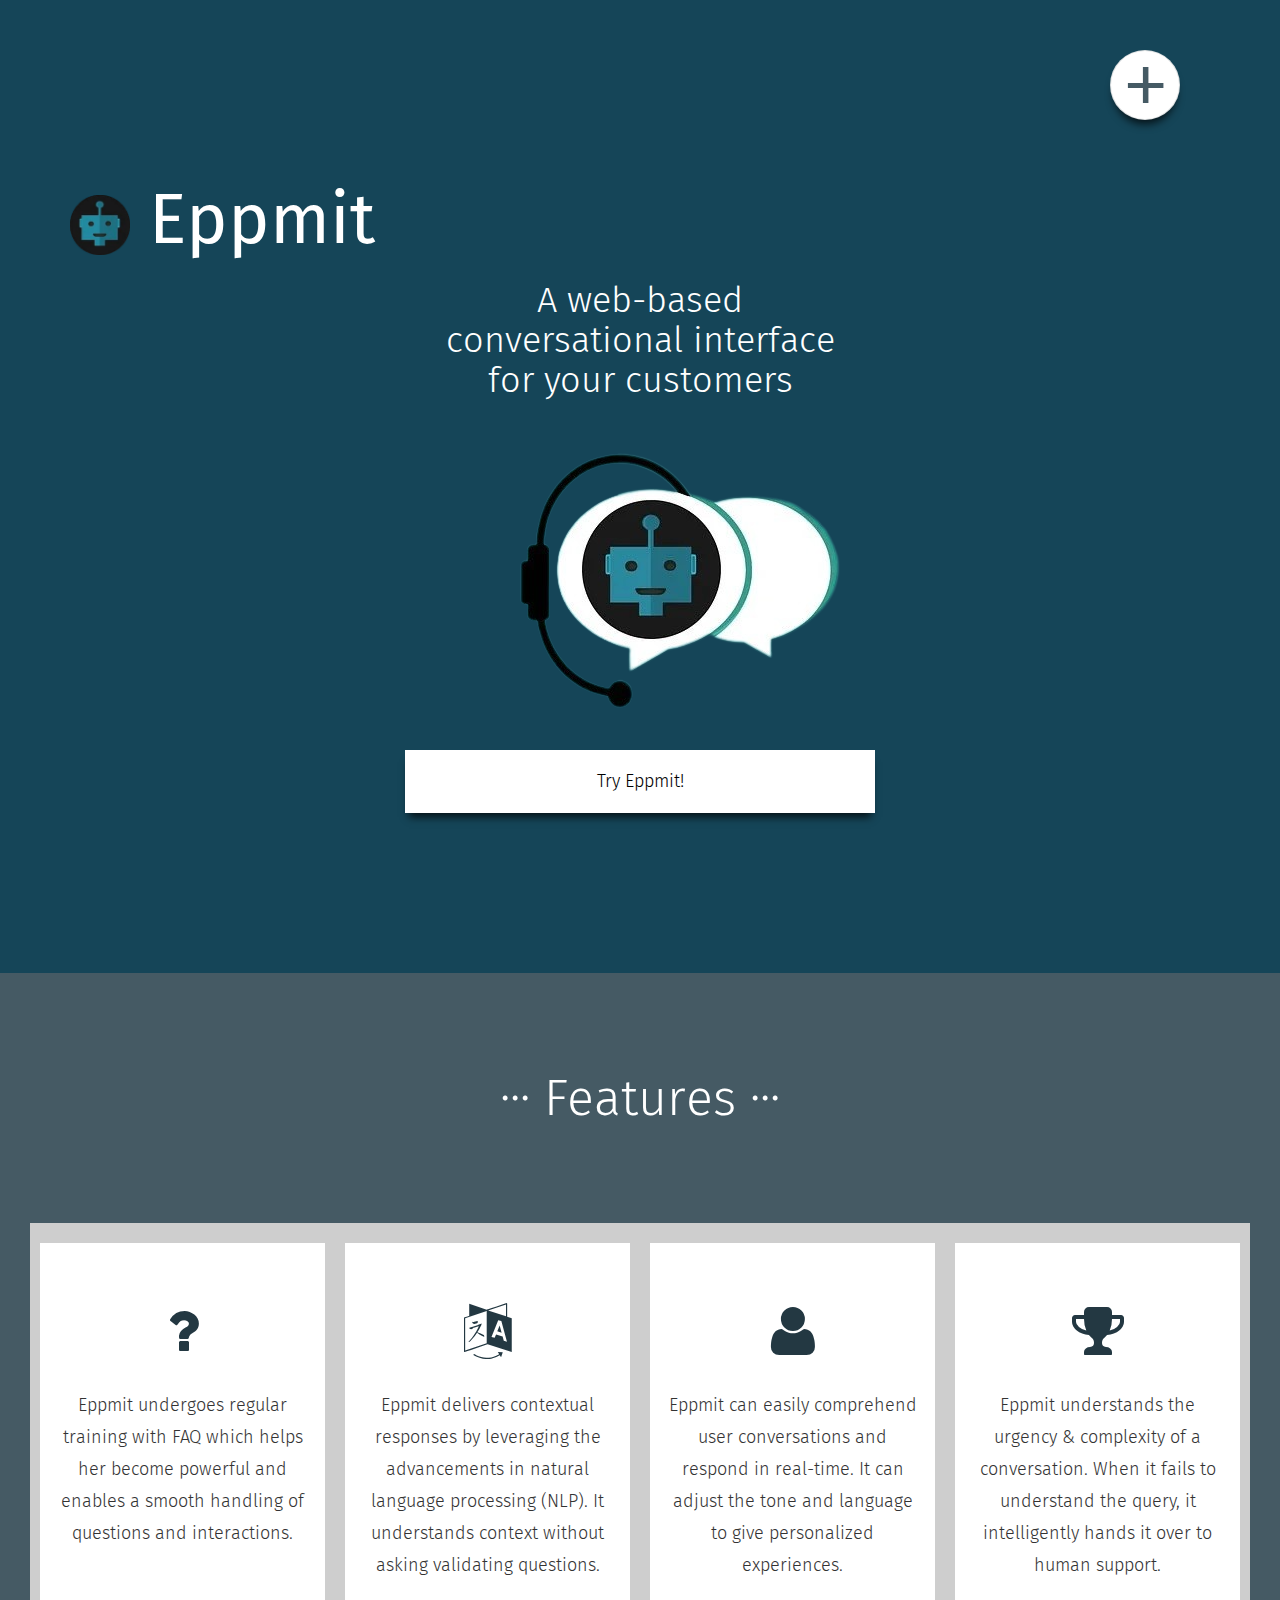
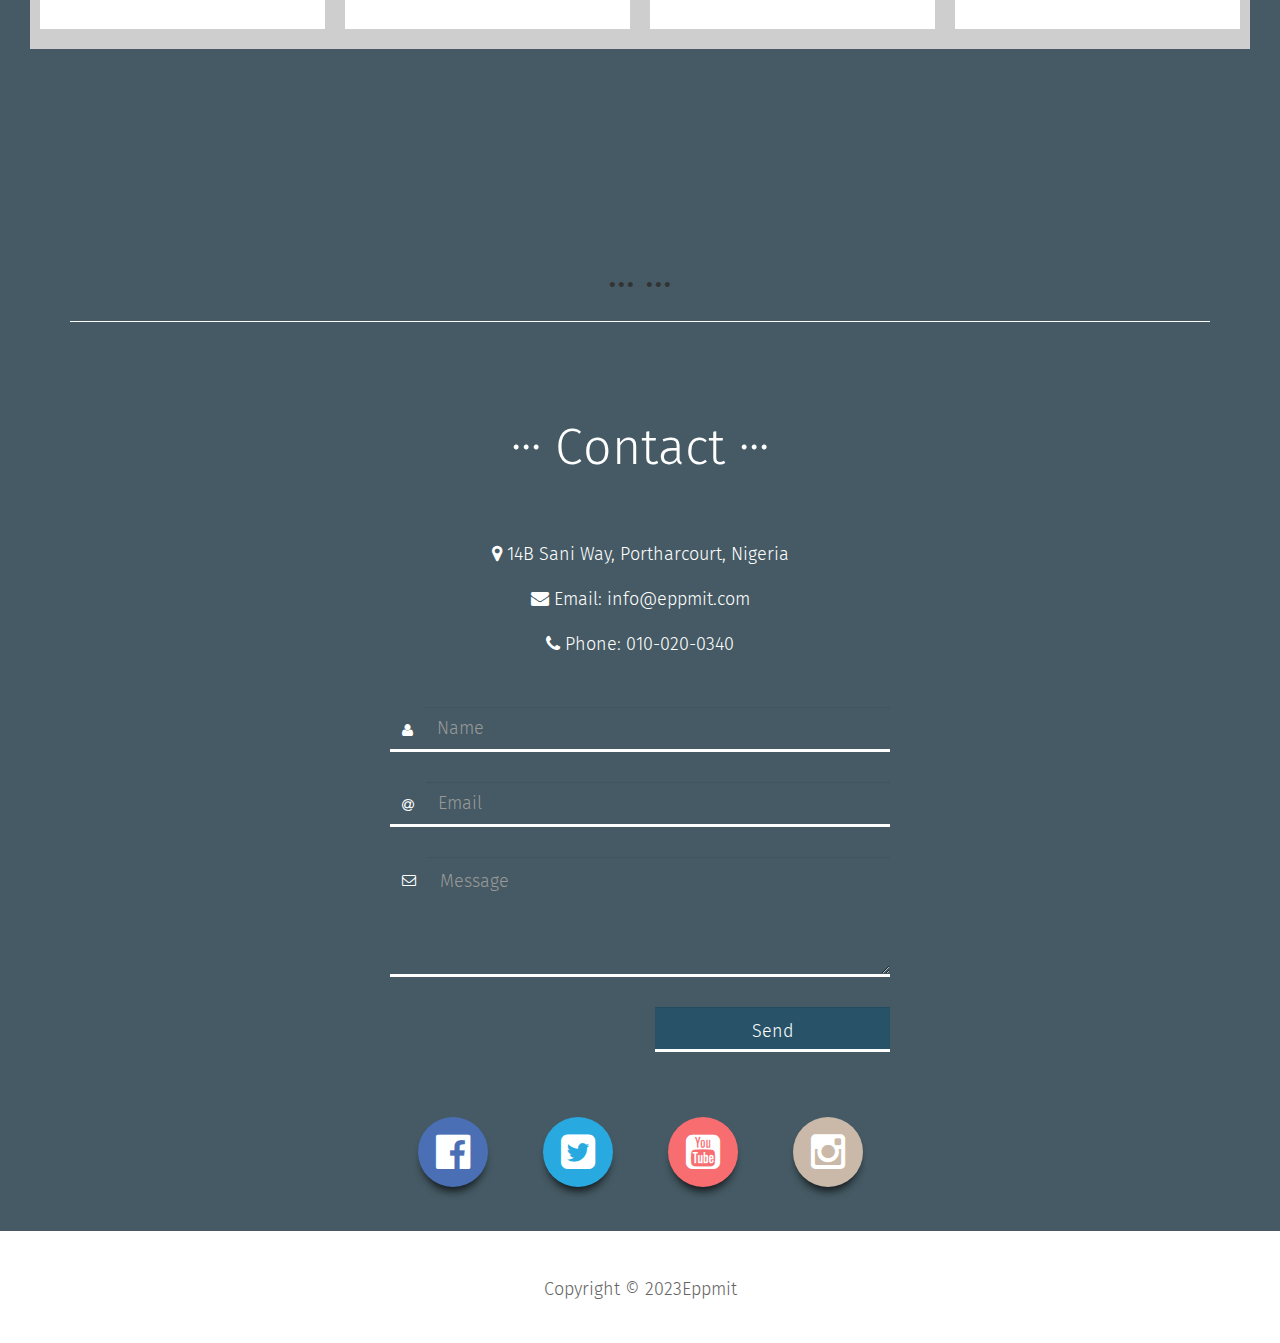
<file: client/EppmitLadingPage/index.html>
<!DOCTYPE html>
<html lang="en" class="ie_11_scroll">
    <head>
        <meta charset="utf-8">
        <meta http-equiv="X-UA-Compatible" content="IE=edge">
        <meta name="viewport" content="hhhwidth=device-width, initial-scale=1">
        <title>App Landing Page</title>
<!--



-->
        <!-- CSS -->
        <link rel="stylesheet" href="css/bootstrap.min.css">
        <link rel="stylesheet" href="css/font-awesome.min.css">
        <link rel="stylesheet" href="css/templatemo_style.css">
        <!-- Favicon and touch icons -->
        <link rel="shortcut icon" href="favicon.png" />
       
    </head>
    <body>
        <!-- Top menu -->
        <div class="show-menu">
            <a href="#" class="shadow-top-down">+</a>
        </div>
        <nav class="main-menu shadow-top-down">
            <ul class="nav nav-pills nav-stacked">
                <li><a href="#templatemo_home" class="scroll_effect">Home</a></li>
                <li><a href="#templatemo_features" class="scroll_effect">Features</a></li>
                <li><a href="#templatemo_download" class="scroll_effect">Download</a></li>
                <li><a href="#" rel="nofollow" target="_parent">Fan Page</a></li>
                <li><a href="elements.html">Elements</a></li>
                <li><a href="#templatemo_contact" class="scroll_effect">Contact</a></li>
            </ul>
        </nav>
        <!-- Home -->
        <section id="templatemo_home">
            <div class="container">
                <div class="">
                    <h1 ><img src="images/eppmit logo.png" height="60px" width=".60px" alt=""> Eppmit</h1>
                </div>
                <div class="templatemo_home_inner_wapper">
                    <h2 class="text-center">A web-based <br> conversational interface <br>for your customers</h2>
                </div>
                <div class="templatemo_home_inner_wapper">
                   <img src="images/chatbot-2.png" alt="">
                </div>
                <div class="templatemo_home_inner_wapper btn_wapper">
                    <div class="col-sm-12">
                        <a href="../index.html" class="btn col-xs-12 scroll_effect shadow-top-down">
                           Try Eppmit!
                        </a>
                    </div>
                </div>
            </div>
        </section>
        <!-- Features -->
        <section id="templatemo_features">
            <div class="container-fluid">
                <header class="template_header">
                    <h1 class="text-center"><span>...</span> Features <span>...</span></h1>
                </header>
                <div class="col-sm-12">
                    <div class="col-sm-6 col-lg-3 feature-box">
                        <div class="feature-box-inner">
                            <div class="feature-box-icon">
                                <i class="fa fa-question"></i>
                            </div>
                            <p>
                                Eppmit undergoes regular training with FAQ which helps her become powerful and enables a smooth handling of questions and interactions.                              </p>
                        </div>
                    </div>
                    <div class="col-sm-6 col-lg-3 feature-box">
                        <div class="feature-box-inner">
                            <div class="feature-box-icon">
                                <i class="fa fa-language"></i>
                            </div>
                            <p>
                                Eppmit delivers contextual responses by leveraging the advancements in natural language processing (NLP). It understands context without asking validating questions.
                            </p>
                        </div>
                    </div>
                    <div class="col-sm-6 col-lg-3 feature-box">
                        <div class="feature-box-inner">
                            <div class="feature-box-icon">
                                <i class="fa fa-user"></i>
                            </div>
                            <p>
                                Eppmit can easily comprehend user conversations and respond in real-time. It can adjust the tone and language to give personalized experiences.   
                            </p>
                        </div>
                    </div>
                    <div class="col-sm-6 col-lg-3 feature-box">
                        <div class="feature-box-inner">
                            <div class="feature-box-icon">
                                <i class="fa fa-trophy"></i>
                            </div>
                            <p>
                               Eppmit understands the urgency & complexity of a conversation. When it fails to understand the query, it intelligently hands it over to human support.
                            </p>
                        </div>
                    </div>
                </div>
            </div>
        </section>
        <!-- Download -->
        <section id="templatemo_download">
            <div class="container">
                    <h1 class="text-center"><span>...</span>  <span>...</span></h1>
                </header>
               
                <div class="col-xs-12 danger" style="background-color: white;">
                 
                </div><header class="template_header">
                
            </div>
        </section>
        <!-- Contact -->
        <section id="templatemo_contact">
            <div class="container">
                <div class="row">
                    <div class="col-sm-12">
                        <header class="template_header">
                            <h1 class="text-center"><span>...</span> Contact <span>...</span></h1>
                        </header>
                        <p class="text-center">
                            <i class="fa fa-map-marker"></i> 14B Sani Way, Portharcourt,  Nigeria<br />
                            <i class="fa fa-envelope"></i> Email: <a href="mailto:info@.com">info@eppmit.com</a><br />
                            <i class="fa fa-phone"></i> Phone: <a href="tel:+234-020-0340">010-020-0340</a>
                        </p>
                    </div>
                </div>
                <form role="form" action="#" method="post">
                    <div class="form-group">
                        <div class="input-group">
                            <div class="input-group-addon"><i class="fa fa-user"></i></div>
                            <input type="text" name="name" class="form-control" id="contact-name" placeholder="Name">
                        </div>
                    </div>
                    <div class="form-group">
                        <div class="input-group">
                            <div class="input-group-addon"><i class="fa fa-at"></i></div>
                            <input type="text" name="email" class="form-control" placeholder="Email">
                        </div>
                    </div>
                    <div class="form-group">
                        <div class="input-group">
                            <div class="input-group-addon"><i class="fa fa-envelope-o"></i></div>
                            <textarea name="message" class="form-control" id="contact-message" placeholder="Message"></textarea>
                        </div>
                    </div>
                    <div class="form-group row">
                        <div class="col-xs-6 col-xs-offset-6">
                            <button type="submit" class="form-control">Send</button>
                        </div>
                    </div>
                </form>
                <div class="row">
                    <div class="col-md-6 col-md-offset-3">
                        <ul class="nav nav-pills social">
                            <li><a href="#" class="shadow-top-down social-facebook"><i class="fa fa-facebook-official"></i></a></li>
                            <li><a href="#" class="shadow-top-down social-twitter"><i class="fa fa-twitter-square"></i></a></li>
                            <li><a href="#" class="shadow-top-down social-youtube"><i class="fa fa-youtube-square"></i></a></li>
                            <li><a href="#" class="shadow-top-down social-instagram"><i class="fa fa-instagram"></i></a></li>
                        </ul>
                    </div>
                </div>
            </div>
        </section>
        <!-- Footer -->
        <footer>
            <div class="container">
                <div class="row">
                    <div class="col-xs-12 footer-copyright">
                        <p>Copyright &copy; 2023<a href="#" target="_parent">Eppmit</a></p>
                    </div>
                </div>
            </div>
        </footer>
        <!-- require plugins -->
        <script src="js/jquery.min.js"></script>
        <script src="js/jquery-ui.min.js"></script>
        <script src="js/bootstrap.min.js"></script>
        <script src="js/jquery.parallax.js"></script>
        <!-- template mo config script -->
        <script src="js/templatemo_scripts.js"></script>
    </body>
</html>
</file>
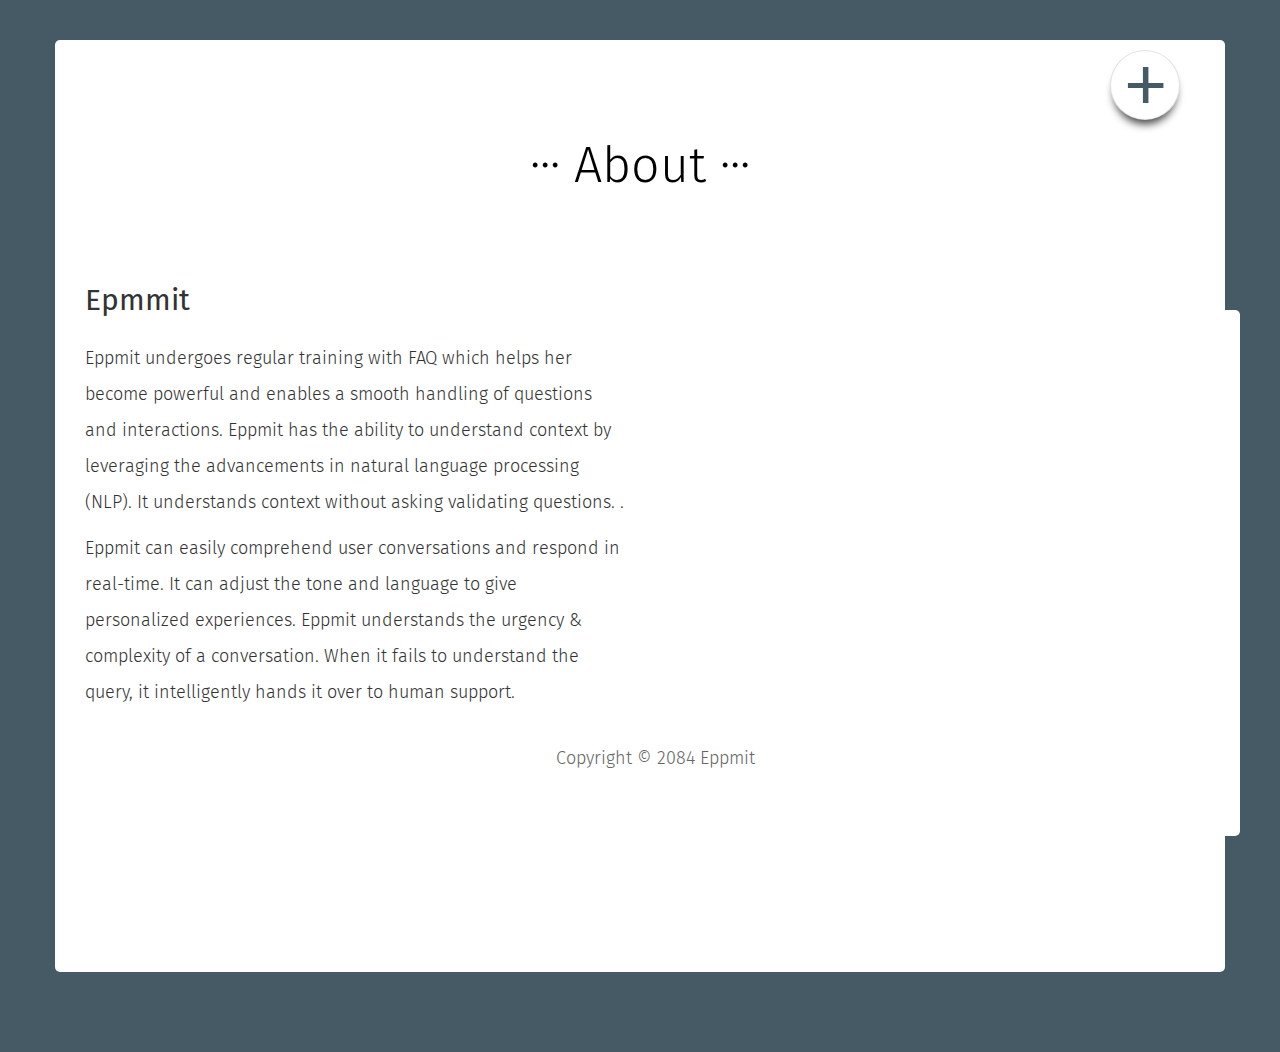
<file: client/EppmitLadingPage/elements.html>
<!DOCTYPE html>
<html lang="en" class="ie_11_scroll">
    <head>
        <meta charset="utf-8">
        <meta http-equiv="X-UA-Compatible" content="IE=edge">
        <meta name="viewport" content="hhhwidth=device-width, initial-scale=1">
        <title>App Landing Page</title>
<!--

App Landing Template

http://www.templatemo.com/tm-474-app-landing

-->
        <!-- CSS -->
        <link rel="stylesheet" href="css/bootstrap.min.css">
        <link rel="stylesheet" href="css/font-awesome.min.css">
        <link rel="stylesheet" href="css/templatemo_style.css">
        <!-- Favicon and touch icons -->
        <link rel="shortcut icon" href="favicon.png" />
        <!--[if lt IE 9]>
          <script src="https://oss.maxcdn.com/html5shiv/3.7.2/html5shiv.min.js"></script>
          <script src="https://oss.maxcdn.com/respond/1.4.2/respond.min.js"></script>
        <![endif]-->
    </head>
    <body>
        <!-- Top menu -->
        <div class="show-menu">
            <a href="#" class="shadow-top-down">+</a>
        </div>
        <nav class="main-menu shadow-top-down">
            <ul class="nav nav-pills nav-stacked">
                <li><a class="scroll_effect" href="index.html">Home</a></li>
                <li><a class="scroll_effect" href="#templatemo_element">Elements</a></li>
            </ul>
        </nav>
        <!-- Elements -->
        <section id="templatemo_element">
            <div class="container">
                <header class="template_header">
                    <h1 class="text-center"><span>...</span> About <span>...</span></h1>
                </header>
                <div class="col-md-6">
                    <h2>Epmmit</h2>
                    <p>  Eppmit undergoes regular training with FAQ which helps her become powerful and enables a smooth handling of questions and interactions. Eppmit has the ability to understand context by leveraging the advancements in natural language processing (NLP). It understands context without asking validating questions.   .</p>
                    <p>
                        Eppmit can easily comprehend user conversations and respond in real-time. It can adjust the tone and language to give personalized experiences.  Eppmit understands the urgency & complexity of a conversation. When it fails to understand the query, it intelligently hands it over to human support. 
                </div>
                
        <footer>
            <div class="container">
                <div class="row">
                    <div class="col-xs-12 footer-copyright">
                        <p>Copyright &copy; 2084 <a href="#" target="_parent">Eppmit</a></p>
                    </div>
                </div>
            </div>
        </footer>
        <!-- require plugins -->
        <script src="js/jquery.min.js"></script>
        <script src="js/jquery-ui.min.js"></script>
        <script src="js/bootstrap.min.js"></script>
        <script src="js/jquery.parallax.js"></script>
        <!-- template mo config script -->
        <script src="js/templatemo_scripts.js"></script>
    </body>
</html>
</file>
<file: client/EppmitLadingPage/css/templatemo_style.css>
/* 

App Landing Template

http://www.templatemo.com/tm-474-app-landing

*/

@font-face {
    font-family: 'Fira Sans';
    src: url('../fonts/FiraSans-Light.eot');
    src: local('Fira Sans Light'),
         url('../fonts/FiraSans-Light.eot') format('embedded-opentype'),
         url('../fonts/FiraSans-Light.woff') format('woff'),
         url('../fonts/FiraSans-Light.ttf') format('truetype');
    font-weight: 300;
    font-style: normal;
}
@font-face {
    font-family: 'Fira Sans';
    src: url('../fonts/FiraSans-Regular.eot');
    src: local('Fira Sans Regular'),
         url('../fonts/FiraSans-Regular.eot') format('embedded-opentype'),
         url('../fonts/FiraSans-Regular.woff') format('woff'),
         url('../fonts/FiraSans-Regular.ttf') format('truetype');
    font-weight: 400;
    font-style: normal;

}
@font-face {
    font-family: 'Fira Sans';
    src: url('../fonts/FiraSans-Bold.eot');
    src: local('Fira Sans Bold'),
         url('../fonts/FiraSans-Bold.eot') format('embedded-opentype'),
         url('../fonts/FiraSans-Bold.woff') format('woff'),
         url('../fonts/FiraSans-Bold.ttf') format('truetype');
    font-weight: 700;
    font-style: normal;
}
html {
    overflow: hidden;
}
body {
    background: #455a64;
    overflow: auto;
    height: 100vh;
}
/***** Typography *****/
body, p, a, th, td, li, dl, .form-control { font: normal normal 300 18px/2em 'Fira Sans';}
b, strong, dt { font-weight: 400;}
h1, h2, h3, h4, h5, h6 { line-height: 2em;}
/***** Material Shadow *****/
.shadow-top-down {
    box-shadow: 0px 8px 8px -4px rgba(0,0,0,0.75);
    transition: all .5s;
}
.shadow-top-down:hover { box-shadow: 0px 0px 8px 0px rgba(0,0,0,0.25);}
/***** Material Form Elements *****/
form {
    max-width: 500px;
    margin: 0 auto;
    margin-top: 30px;
}
form .form-group { margin-top: 30px;}
form input.form-control,
form button.form-control,
form textarea.form-control ,
form select.form-control {
    border: 0px;
    background-color: transparent;
    border-bottom: 3px solid #233842;
    border-radius: 0px;
    height: 45px;
}
form input.form-control:focus,
form button.form-control:focus,
form textarea.form-control:focus {
    border-bottom-color: #c0c0c0;
    box-shadow: none;
}
form button.form-control {
    background-color: #275267;
    transition: .5s;
}
form button.form-control[type=reset] { background-color: transparent;}
form button.form-control:hover,
form button.form-control:focus {
    border-bottom-color: #275267;
    background-color: #1c2d35;
}
form textarea.form-control { min-height: 120px;}
form .input-group-addon { 
    border: 0px;
    background-color: transparent;
    border-bottom: 3px solid #233842;
    vertical-align: top;
    border-radius: 0;
    color: white;
}
form .input-group-addon i { padding-top: 10px;color: #000;}
form .checkbox input[type=checkbox] { margin-top: 12px;}
/***** Images Padding Config *****/
.img-rounded { border-radius: 4px;}
.img-n-pargaraph .pull-right {
    padding: 0;
    margin: 10px 0 15px 15px;
}
.img-n-pargaraph .pull-left {
    padding: 0;
    margin: 10px 15px 15px 0;
}
/***** Template Header *****/
header.template_header h1 {
    font: normal normal 200 50px/150px 'Fira Sans', sans-serif;
    text-align: center;
    margin-top: 50px;
    color: #fff;
}
header.template_header h1 span {
    position: relative; 
    top: -15px;
}
/***** Main Menu *****/
nav.main-menu {
    top: 130px;
    right: 100px;
    z-index: 998;
    display: none;
    position: fixed;
    background: #fff;
    padding: 15px;
    border-radius: 5px;
    border: 1px solid rgba(37,58,68,.15);
}
nav.main-menu a:link, nav.main-menu a:hover, nav.main-menu a:focus, nav.main-menu a { 
    color: #455a64;
    text-align: left;
    font: normal normal 400 18px/30px 'Fira Sans', sans-serif;
    padding: 10px 50px 10px 30px;
    border-radius: 0;
}
.show-menu {
    position: fixed;
    z-index: 999;
    top: 50px;
    right: 100px;
    text-align: center;
}
.show-menu a:hover, .show-menu a {
    font: normal normal 100 100px/70px 'Fira Sans', sans-serif;
    border: 1px solid rgba(37,58,68,.15);
    text-decoration: none;
    border-radius: 50px;
    background: #fff;
    display: block;
    color: #455a64;
    width: 70px;
    height: 70px;
    padding: 0px;
    outline: none;
}
/***** Home *****/
#templatemo_home {
    background: #154558 fixed;
    /* background: #154558 url(../images/jumbo_background.jpg) fixed; */
    /*background:  url(../images/.jpg) fixed;*/
    background-size: cover;
    min-height: 100vh;
    padding-bottom: 130px;
    color: #fff;
}
#templatemo_home .templatemo_home_inner_wapper {
    width: 100%;
    max-width: 500px;
    margin: 0 auto;
}
#templatemo_home h1 {
    margin-top: 20vh;
    font: normal normal 400 70px/80px 'Fira Sans', sans-serif;
}
#templatemo_home h2 {
    font: normal normal 100 36px/40px 'Fira Sans', sans-serif;
}
#templatemo_home p {
    margin: 50px 0 50px 0;
    font: normal normal 100 18px/40px 'Fira Sans', sans-serif;
}
#templatemo_home p a {
    background-color: rgba(255,255,255,.6);
    border-bottom: 1px dotted #000;
    text-decoration: none;
    padding: 5px;
    color: #000;
}
#templatemo_home p a:hover {
    background-color: rgba(255,255,255,.75);
    border-bottom: 0px dotted #000;
}
#templatemo_home a.btn_wapper {
    margin-bottom: 150px;
}
#templatemo_home a.btn {
    font: normal normal 300 18px/60px 'Fira Sans', sans-serif;
    margin-bottom: 30px;
    border-radius: 0px;
    background: #fff;
    height: 63px;
    color: #000;
    padding: 0;
}

.btn{
    margin: auto;
}
/***** Features *****/
#templatemo_features {
    background: #455a64 url(../images/pattern_bg.png) fixed;
    padding-bottom: 130px;
}
#templatemo_features p {
    padding-bottom: 30px;
    text-align: center;
}
#templatemo_features .feature-box {
    transition: all .5s;
    background: transparent;
    padding: 40px 0 40px 0;
    margin-bottom: 0px;
    margin-top: 0px;
}
#templatemo_features .feature-box:hover {
    padding: 0;
    color: #fff;
}
#templatemo_features .feature-box .feature-box-inner {
    box-shadow: inset 0px 0px 0 10px #cecece;
    border-bottom: 10px solid #cecece;
    border-top: 10px solid #cecece;
    transition: all .5s;
    background: #fff;
    padding: 20px;
    margin: auto;
}
#templatemo_features .feature-box:hover .feature-box-inner {
    box-shadow: inset 0px 0px 0px 0px #cecece;
    border-bottom: 10px solid #3d799f;
    border-top: 10px solid #3d799f;
    padding: 60px 20px 60px 20px;
    background: #3399cc;
}
#templatemo_features .feature-box p {
    max-width: 250px;
    min-height: 260px;
    line-height: 32px;
    padding-top: 30px;
    font-size: 18px;
    margin: auto;
}
#templatemo_features .feature-box .feature-box-icon {
    border-radius: 0px;
    text-align: center;
    padding-top: 50px;
    font-size: 56px;
    color:#233842;
}
/***** Download *****/
#templatemo_download { 
    background:  #455a64;
}
#templatemo_download h2 {
    font: normal normal 100 100px/150px 'Fira Sans', sans-serif;
    text-align: center;
    color: #fff;
}
#templatemo_download p {
    text-align: center;
    color: #fff;
}
#templatemo_download a {
    margin: 50px auto 100px auto;
    display: block;
    width: 260px;
}
#templatemo_download .templatemo_download_text_wapper {
    width: 100%;
    max-width: 550px;
    margin: auto;
}
/***** Element *****/
#templatemo_element .container {
    background-color: #fff;
    margin-top: 40px;
    margin-bottom: 80px;
    padding-bottom: 40px;
    border-radius: 5px;
}
#templatemo_element header h1 { color: #000;}
#templatemo_element #element-icon-wapper {
    overflow: hidden;
    border-radius: 5px;
}
#templatemo_element #element-icon-wapper > div {
    background-color: rgba(0,0,0,.05);
    padding-bottom: 5px;
    padding-top: 5px;
    text-align: center;
    line-height: 40px;
    font-size: 25px;
}
#templatemo_element #element-icon-wapper > div:hover {
    transition: .5s;
    background-color: rgba(0,0,0,.2);
}
#templatemo_element #element-icon-wapper a { color: #000;}
#templatemo_element #img-grid-wapper > div { padding: 5px;}
/***** Contact *****/
#templatemo_contact {
    background: #455a64 url(../images/pattern_bg.png) fixed;
    color: #fff;
}
#templatemo_contact header h1 { color: #fff;}
#templatemo_contact p, #templatemo_contact a  {
    line-height: 2.5em;
    color: #fff;
}
#templatemo_contact form .form-group { margin-top: 30px;}
#templatemo_contact form input.form-control,
#templatemo_contact form button.form-control,
#templatemo_contact form textarea.form-control ,
#templatemo_contact form select.form-control { border-bottom: 3px solid #fff;color: #fff;}
#templatemo_contact form input.form-control:focus,
#templatemo_contact form button.form-control:focus,
#templatemo_contact form textarea.form-control:focus { border-bottom-color: #275267;}
#templatemo_contact form textarea.form-control { min-height: 120px;}
#templatemo_contact form .input-group-addon { border-bottom: 3px solid #fff;}
#templatemo_contact form .input-group-addon i { color: #fff;}
#templatemo_contact .social {
    margin: 0px auto 40px auto;
    text-align: center;
    max-width: 500px;
    width: 100%;
}
#templatemo_contact .social li {
    margin-left: 0;
    width: 25%;
}
#templatemo_contact .social a {
    margin: 50px auto 4px auto;
    background-color: #fff;
    border-radius: 50px;
    padding-top: 15px;
    font-size: 40px;
    line-height: 40px;
    transition: .5s;
    display: block;
    height: 70px;
    color: #fff;
    width: 70px;
}
#templatemo_contact .social a:hover {
    transform: rotate(360deg);
    color: #223741;
}
#templatemo_contact .social .social-facebook { background: #4a6fb5;}
#templatemo_contact .social .social-twitter { background: #28a9e0;}
#templatemo_contact .social .social-youtube { background: #f86d70;}
#templatemo_contact .social .social-instagram { background: #cab9a9;}
/***** Footer *****/
footer {
    padding: 20px 0 16px 0;
    text-align: center;
    background: #fff;
}
.footer-copyright p {
    margin:20px auto 20px auto;
    text-align: center;
    line-height: 32px;
    color: #666;
}
.footer-copyright a { 
    border-bottom: 1px dotted #fff;
    color: #666;
}
.footer-copyright a:hover {
    color: #000;
    border: 0;
}
@media (min-width: 992px) and (max-width: 1199px) {
    .show-menu {right: 50px;}
    nav.main-menu {right: 50px;}
}
@media (max-width: 991px) {
    .show-menu {right: 30px;}
    nav.main-menu {right: 30px;}
}
@media (max-width: 767px) {
    #templatemo_download h2 {font-size: 70px;}
    #templatemo_home h2 {font-size: 26px;}
}
@media (max-width: 400px) {
    nav.main-menu {right: 10px;}
    .show-menu {right: 10px;}
    #templatemo_contact .social a {
        padding: 18px;
        font-size: 25px;
        line-height: 20px;
        height: 60px;
        width: 60px;
    }
}
</file>
